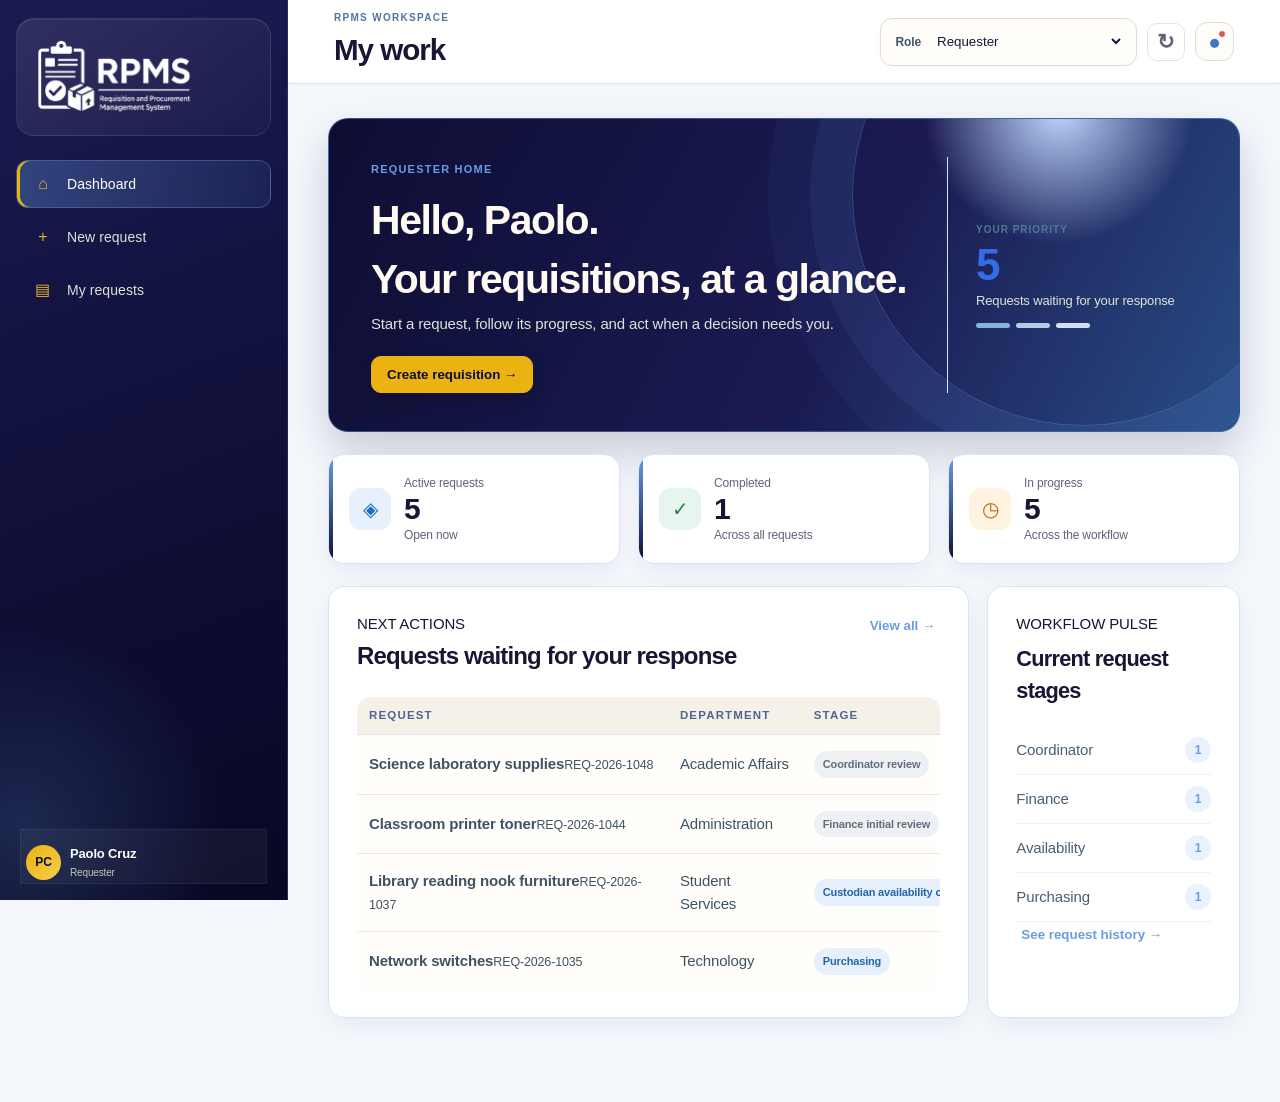
<file: index.html>
<!doctype html>
<html lang="en">
  <head>
    <meta charset="UTF-8" />
    <meta name="viewport" content="width=device-width, initial-scale=1.0" />
    <title>RPMS | Requisition &amp; Procurement Management System</title>
    <link rel="stylesheet" href="styles.css" />
    <link rel="stylesheet" href="modern.css" />
    <link rel="stylesheet" href="luxury.css" />
  </head>
  <body>
    <div class="app-shell">
      <aside class="sidebar">
        <a class="brand" href="#dashboard" aria-label="RPMS home"><img class="brand-logo" src="logo.png" alt="RPMS — Requisition and Procurement Management System" /></a>
        <nav class="main-nav" id="mainNav" aria-label="Main navigation"></nav>
        <div class="sidebar-footer">
          <div class="user-card"><span class="avatar" id="avatar">JM</span><span><strong id="userName">Jordan Martinez</strong><small id="userRole">Requester</small></span></div>
        </div>
      </aside>

      <main class="content">
        <header class="topbar">
          <button class="menu-toggle" id="menuToggle" aria-label="Open navigation">☰</button>
          <div class="page-title"><p id="eyebrow">RPMS WORKSPACE</p><h1 id="pageTitle">My work</h1></div>
          <div class="top-actions">
            <label class="role-switcher">Role <select id="roleSelect" aria-label="View system as role"></select></label>
            <button class="reset-button" id="resetDemoButton" aria-label="Reset demo data" title="Reset demo data">↻</button>
            <button class="icon-button" id="notificationButton" aria-label="Notifications">●<span class="dot"></span></button>
          </div>
        </header>
        <section class="view active" id="dashboard"></section>
        <section class="view" id="queue"></section>
        <section class="view" id="new-request"></section>
        <section class="view" id="requests"></section>
        <section class="view" id="inventory"></section>
        <section class="view" id="stock"></section>
        <section class="view" id="from-purchasing"></section>
        <section class="view" id="reports"></section>
        <section class="view" id="settings"></section>
        <section class="view" id="users"></section>
      </main>
    </div>

    <div class="modal-backdrop" id="modalBackdrop" aria-hidden="true"><section class="modal" role="dialog" aria-modal="true" aria-labelledby="modalTitle"><button class="modal-close" id="modalClose" aria-label="Close">×</button><span class="label">REQUISITION DETAILS</span><h2 id="modalTitle">Requisition</h2><div id="modalContent"></div></section></div>
    <div class="toast" id="toast" role="status"></div>
    <script src="app.js"></script>
    <script src="procurement-handoff.js"></script>
    <script src="request-units.js"></script>
    <script src="purchase-proof.js"></script>
    <script src="riso-print.js"></script>
    <script src="requester-confirmation.js"></script>
  </body>
</html>
</file>
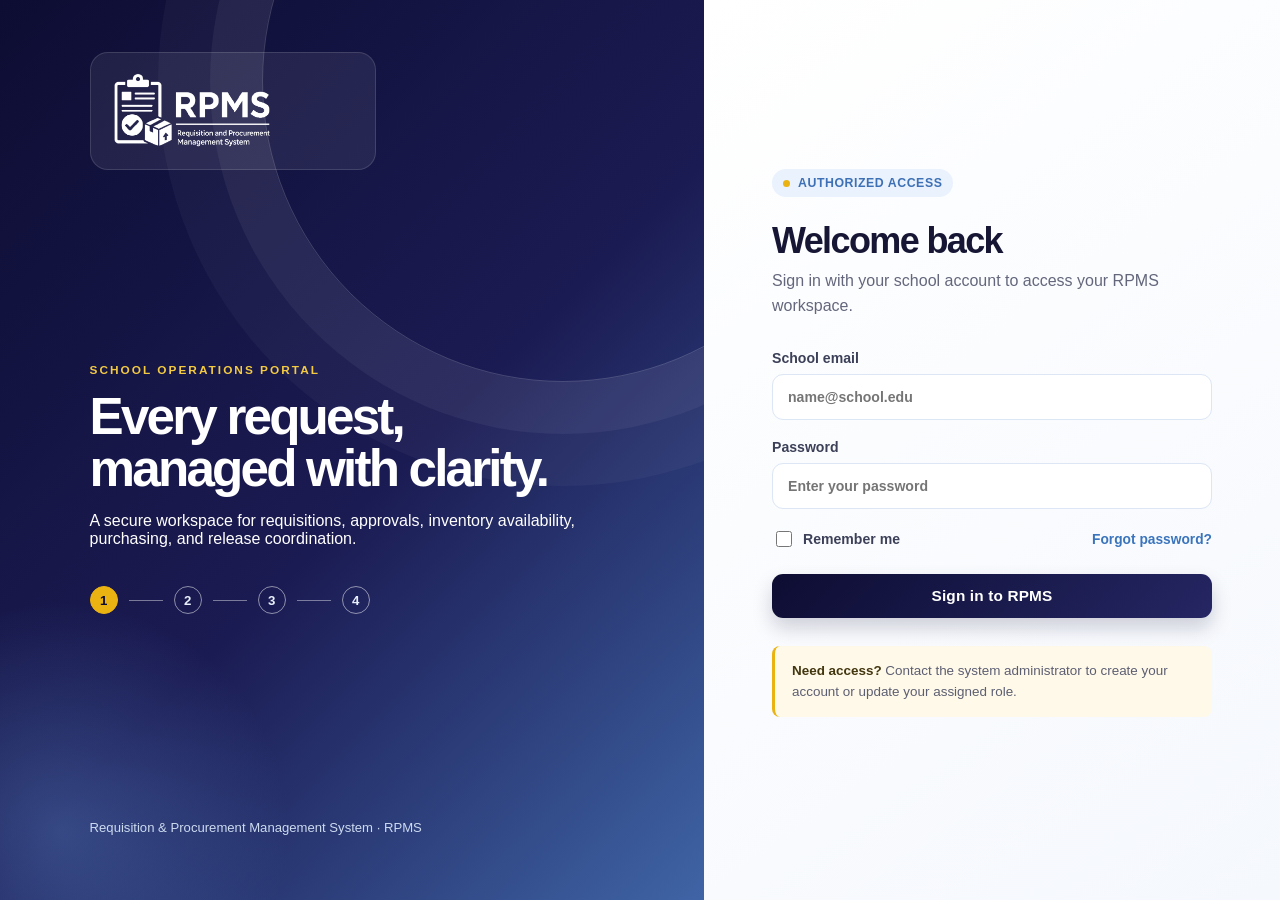
<file: login.html>
<!doctype html>
<html lang="en">
  <head>
    <meta charset="UTF-8" />
    <meta name="viewport" content="width=device-width, initial-scale=1.0" />
    <title>Sign in | RPMS</title>
    <style>
      :root { --primary:#689de1; --navy:#0d0d33; --yellow:#eab312; --white:#fff; --ink:#171735; --muted:#64677c; --line:#dce6f5; }
      * { box-sizing:border-box; }
      body { min-height:100vh; margin:0; color:var(--ink); font-family:"Aptos","Segoe UI Variable","Segoe UI",Arial,sans-serif; background:#f5f8fd; }
      .login-layout { display:grid; grid-template-columns:minmax(360px, 1.1fr) minmax(440px, .9fr); min-height:100vh; }
      .brand-panel { position:relative; display:flex; flex-direction:column; justify-content:space-between; overflow:hidden; padding:52px clamp(40px,7vw,112px); color:#fff; background:linear-gradient(135deg,#0d0d33 0%,#1b1b53 54%,#4f84c9 120%); }
      .brand-panel::before { content:""; position:absolute; top:-220px; right:-160px; width:600px; height:600px; border:1px solid rgba(255,255,255,.19); border-radius:50%; box-shadow:0 0 0 52px rgba(255,255,255,.05),0 0 0 104px rgba(255,255,255,.035); }
      .brand-panel::after { content:""; position:absolute; bottom:-170px; left:-180px; width:480px; height:480px; border-radius:50%; background:radial-gradient(circle,rgba(104,157,225,.34),transparent 67%); }
      .brand-mark, .brand-copy, .panel-footer { position:relative; z-index:1; }
      .brand-mark { width:min(286px, 100%); padding:20px; border:1px solid rgba(255,255,255,.13); border-radius:18px; background:rgba(255,255,255,.075); }
      .brand-mark img { display:block; width:100%; height:76px; object-fit:contain; object-position:left center; }
      .brand-copy { max-width:590px; margin:40px 0; }
      .eyebrow { margin:0 0 14px; color:#f3ca42; font-size:.74rem; font-weight:800; letter-spacing:.17em; }
      h1 { max-width:560px; margin:0; font-size:clamp(2.5rem,4vw,4.6rem); line-height:1.03; letter-spacing:-.055em; }
      .brand-copy > p:last-child { max-width:500px; margin:22px 0 0; color:#e4edfb; font-size:1.08rem; line-height:1.65; }
      .flow { display:flex; align-items:center; gap:11px; margin-top:38px; color:#e7effc; font-size:.83rem; font-weight:700; }
      .flow span { display:grid; width:28px; height:28px; place-items:center; border:1px solid rgba(255,255,255,.5); border-radius:50%; }
      .flow span:first-child { color:var(--navy); border-color:var(--yellow); background:var(--yellow); }
      .flow i { width:34px; height:1px; background:rgba(255,255,255,.42); }
      .panel-footer { color:#cddbf0; font-size:.82rem; }
      .login-panel { display:grid; place-items:center; padding:40px; background:linear-gradient(145deg,#fff 0%,#f5f8fd 100%); }
      .login-card { width:min(100%,440px); }
      .school-tag { display:inline-flex; align-items:center; gap:8px; padding:7px 11px; border-radius:999px; color:#3d70b4; background:#eaf2fe; font-size:.77rem; font-weight:800; letter-spacing:.045em; }
      .school-tag::before { content:""; width:7px; height:7px; border-radius:50%; background:var(--yellow); }
      h2 { margin:24px 0 8px; font-size:2.25rem; line-height:1.1; letter-spacing:-.045em; }
      .intro { margin:0 0 32px; color:var(--muted); line-height:1.55; }
      form { display:grid; gap:19px; }
      label { display:grid; gap:8px; color:#3c4058; font-size:.88rem; font-weight:750; }
      input { width:100%; padding:14px 15px; border:1px solid var(--line); border-radius:11px; outline:none; color:var(--ink); font:inherit; background:#fff; transition:border .18s, box-shadow .18s; }
      input:focus { border-color:var(--primary); box-shadow:0 0 0 4px rgba(104,157,225,.16); }
      .form-options { display:flex; align-items:center; justify-content:space-between; gap:12px; color:var(--muted); font-size:.86rem; }
      .remember { display:flex; align-items:center; gap:8px; cursor:pointer; font-weight:600; }
      .remember input { width:16px; height:16px; accent-color:var(--primary); }
      a { color:#3a74bd; text-decoration:none; font-weight:750; }
      a:hover { text-decoration:underline; }
      .sign-in { width:100%; margin-top:5px; padding:14px 18px; border:0; border-radius:11px; color:#fff; font:800 .96rem/1 "Aptos","Segoe UI",sans-serif; letter-spacing:.01em; background:linear-gradient(135deg,#0d0d33,#252663); box-shadow:0 10px 20px rgba(13,13,51,.18); cursor:pointer; }
      .sign-in:hover { background:linear-gradient(135deg,#1b1b53,#345b9a); }
      .help { margin-top:28px; padding:15px 17px; border-left:3px solid var(--yellow); border-radius:8px; color:#5c5e72; background:#fff9e9; font-size:.84rem; line-height:1.55; }
      .help strong { color:#42360f; }
      @media (max-width:800px) { .login-layout { grid-template-columns:1fr; } .brand-panel { min-height:380px; padding:32px 28px; } .brand-copy { margin:32px 0; } .panel-footer { display:none; } .login-panel { padding:44px 26px; } }
    </style>
  </head>
  <body>
    <main class="login-layout">
      <section class="brand-panel" aria-label="RPMS introduction">
        <div class="brand-mark"><img src="logo.png" alt="RPMS — Requisition and Procurement Management System" /></div>
        <div class="brand-copy">
          <p class="eyebrow">SCHOOL OPERATIONS PORTAL</p>
          <h1>Every request, managed with clarity.</h1>
          <p>A secure workspace for requisitions, approvals, inventory availability, purchasing, and release coordination.</p>
          <div class="flow" aria-label="Workflow overview"><span>1</span><i></i><span>2</span><i></i><span>3</span><i></i><span>4</span></div>
        </div>
        <p class="panel-footer">Requisition &amp; Procurement Management System · RPMS</p>
      </section>
      <section class="login-panel">
        <div class="login-card">
          <span class="school-tag">AUTHORIZED ACCESS</span>
          <h2>Welcome back</h2>
          <p class="intro">Sign in with your school account to access your RPMS workspace.</p>
          <form aria-label="Sign in form">
            <label>School email<input type="email" placeholder="name@school.edu" /></label>
            <label>Password<input type="password" placeholder="Enter your password" /></label>
            <div class="form-options"><label class="remember"><input type="checkbox" /> Remember me</label><a href="#">Forgot password?</a></div>
            <button class="sign-in" type="button">Sign in to RPMS</button>
          </form>
          <p class="help"><strong>Need access?</strong> Contact the system administrator to create your account or update your assigned role.</p>
        </div>
      </section>
    </main>
  </body>
</html>
</file>
<file: styles.css>
:root{--navy:#173351;--blue:#2468b0;--blue-pale:#e8f1fc;--ink:#182b3c;--muted:#657487;--line:#dfe6ed;--bg:#f6f8fb;--card:#fff;--green:#26885b;--amber:#b86c10;--red:#b6464a;--shadow:0 8px 25px rgba(18,45,74,.08)}*{box-sizing:border-box}body{margin:0;background:var(--bg);color:var(--ink);font:15px/1.5 Inter,ui-sans-serif,system-ui,-apple-system,"Segoe UI",sans-serif}.app-shell{min-height:100vh;display:flex}.sidebar{width:258px;background:var(--navy);color:#dce9f5;padding:25px 16px;display:flex;flex-direction:column;position:fixed;inset:0 auto 0 0}.brand{display:flex;align-items:center;gap:11px;color:#fff;text-decoration:none;font-size:15px;line-height:1.05;padding:0 10px 31px}.brand strong{font-size:17px}.brand-mark{width:37px;height:37px;display:grid;place-items:center;border-radius:10px;background:#4f8ed1;font-weight:800;font-size:13px}.main-nav{display:grid;gap:5px}.nav-link{width:100%;border:0;background:transparent;color:#c9d8e8;text-align:left;padding:11px 12px;border-radius:8px;font:inherit;cursor:pointer;display:flex;align-items:center;gap:12px}.nav-link span{font-size:20px;width:20px;text-align:center}.nav-link:hover,.nav-link.active{background:rgba(255,255,255,.12);color:#fff}.nav-link b{margin-left:auto;background:#e6a23c;color:#2f2719;border-radius:99px;padding:1px 7px;font-size:12px}.sidebar-footer{margin-top:auto}.user-card{border-top:1px solid rgba(255,255,255,.16);margin-top:13px;padding:18px 8px 0;display:flex;align-items:center;gap:9px;font-size:12px}.user-card strong{color:white;display:block;font-size:13px}.user-card small{color:#afc0d3}.avatar{width:35px;height:35px;border-radius:50%;background:#97b8d8;color:#173351;display:grid;place-items:center;font-weight:800}.more-button{margin-left:auto;border:0;background:transparent;color:white;font-size:20px;cursor:pointer}.content{margin-left:258px;width:calc(100% - 258px);padding-bottom:50px}.topbar{height:100px;background:#fff;border-bottom:1px solid var(--line);padding:20px 44px;display:flex;align-items:center;justify-content:space-between}.page-title p,.eyebrow{margin:0;color:var(--blue);font-size:11px;letter-spacing:.1em;font-weight:800}.page-title h1{font-size:23px;margin:3px 0 0}.top-actions{display:flex;align-items:center;gap:14px}.icon-button{position:relative;background:white;border:1px solid var(--line);border-radius:8px;height:39px;width:39px;font-size:21px;color:var(--navy);cursor:pointer}.dot{position:absolute;width:8px;height:8px;background:#db565a;border-radius:50%;top:7px;right:7px;border:1px solid white}.primary-button,.secondary-button{border-radius:8px;padding:10px 15px;border:1px solid var(--blue);font:600 14px inherit;cursor:pointer;transition:.2s}.primary-button{background:var(--blue);color:#fff}.primary-button:hover{background:#185993}.secondary-button{background:#fff;color:var(--blue)}.secondary-button:hover{background:var(--blue-pale)}.menu-toggle{display:none}.view{display:none;padding:38px 44px;max-width:1440px;margin:auto}.view.active{display:block}.welcome-panel{background:linear-gradient(104deg,#dbeaf9,#f3f8fd);border:1px solid #cedfee;border-radius:14px;padding:32px 36px;display:flex;justify-content:space-between;gap:32px;align-items:center}.welcome-panel h2{font-size:28px;margin:7px 0}.welcome-panel p{color:#44576c;max-width:520px;margin:0 0 19px}.workflow-mini{display:flex;align-items:center;min-width:290px}.workflow-mini i{height:2px;background:#b7ccdf;flex:1}.mini-step{display:grid;place-items:center;color:#5e7995;gap:5px}.mini-step span{width:29px;height:29px;background:#fff;border:2px solid #aebfd0;border-radius:50%;display:grid;place-items:center;font-weight:800}.mini-step.complete span{background:var(--blue);border-color:var(--blue);color:white}.mini-step small{font-size:10px;font-weight:700}.stat-grid{display:grid;grid-template-columns:repeat(3,1fr);gap:17px;margin:25px 0}.stat-card,.card{background:var(--card);border:1px solid var(--line);box-shadow:var(--shadow);border-radius:11px}.stat-card{padding:22px;display:flex;gap:15px;align-items:center}.stat-icon{width:47px;height:47px;display:grid;place-items:center;border-radius:10px;font-size:23px}.stat-icon.blue{color:#1f6fbd;background:#e7f1fd}.stat-icon.amber{color:#b96e10;background:#fff2df}.stat-icon.green{color:#28845b;background:#e6f5ee}.stat-card small{color:var(--muted);display:block}.stat-card strong{font-size:27px;line-height:1.2}.stat-card p{font-size:12px;color:var(--muted);margin:2px 0 0}.stat-card em{font-style:normal;color:var(--green);font-weight:700}.card{padding:25px}.section-heading{display:flex;justify-content:space-between;align-items:flex-start;margin-bottom:21px}.section-heading h2{margin:2px 0;font-size:24px}.section-heading p{color:var(--muted);margin:0}.section-heading .eyebrow{color:var(--blue)}.text-button{border:0;background:transparent;color:var(--blue);font-weight:700;cursor:pointer;padding:5px}.table-wrap{overflow:auto}table{border-collapse:collapse;width:100%;min-width:700px;text-align:left}th{font-size:11px;color:#667789;letter-spacing:.06em;text-transform:uppercase;padding:0 12px 12px;border-bottom:1px solid var(--line)}td{padding:15px 12px;border-bottom:1px solid #edf1f5;color:#405266}tbody tr:last-child td{border-bottom:0}.request-name{font-weight:700;color:#203b55;display:block}.request-id{display:block;color:#8392a2;font-size:12px}.status-pill{display:inline-flex;padding:4px 9px;border-radius:99px;font-size:11px;font-weight:800;white-space:nowrap}.status-pill.info{background:#e5f0fc;color:#2365a7}.status-pill.warning{background:#fff0db;color:#ad670e}.status-pill.success{background:#e4f5ed;color:#217c52}.status-pill.neutral{background:#eef1f4;color:#5f6d7b}.status-pill.danger{background:#fbe7e8;color:#a63b40}.row-action{border:0;color:var(--blue);background:transparent;font-weight:700;cursor:pointer}.request-form{display:grid;gap:18px}.form-section{padding:26px}.form-section h3{margin:0 0 17px;font-size:17px}.form-section-title{display:flex;align-items:flex-start;justify-content:space-between}.form-section-title p{margin:-13px 0 18px;color:var(--muted);font-size:13px}.form-grid{display:grid;grid-template-columns:repeat(2,1fr);gap:16px}label{display:grid;gap:6px;color:#41566a;font-size:13px;font-weight:700}input,select,textarea{font:14px inherit;color:var(--ink);background:#fff;border:1px solid #cfd9e3;border-radius:7px;padding:10px 11px;width:100%}input:focus,select:focus,textarea:focus{outline:3px solid #d7e8fa;border-color:#6a9dce}textarea{resize:vertical;margin-top:17px}.item-list{display:grid;gap:10px}.item-row{display:grid;grid-template-columns:2fr .8fr 1fr 36px;gap:10px;align-items:end;padding:12px;background:#f7f9fc;border:1px solid #e7edf4;border-radius:8px}.remove-item{height:39px;border:0;background:transparent;color:#9da9b5;font-size:20px;cursor:pointer}.estimated-total{text-align:right;padding-top:17px;color:var(--muted)}.estimated-total strong{font-size:19px;color:var(--ink);margin-left:8px}.notice{background:#edf5fc;border-color:#d7e8f7;box-shadow:none;color:#39526b;display:flex;gap:12px;padding:16px 18px}.notice span{flex:0 0 22px;height:22px;border-radius:50%;display:grid;place-items:center;background:#5b94c8;color:#fff;font-weight:800}.notice p{margin:0;font-size:13px}.form-actions{display:flex;justify-content:flex-end;gap:12px}.filter-row{display:flex;gap:16px;align-items:end;border-bottom:1px solid var(--line);padding-bottom:19px;margin-bottom:7px}.filter-row label{width:min(360px,100%)}.filter-row select{width:185px}.approval-layout{display:grid;grid-template-columns:minmax(0,1.7fr) minmax(260px,.7fr);gap:18px}.queue-item{padding:20px 0;border-bottom:1px solid var(--line)}.queue-item:first-child{padding-top:0}.queue-item:last-child{border-bottom:0;padding-bottom:0}.queue-meta{display:flex;gap:10px;color:var(--muted);font-size:12px;margin-top:4px}.queue-item p{margin:12px 0;color:#516477}.queue-actions{display:flex;gap:9px}.approve{background:var(--green);border-color:var(--green)}.reject{border-color:#d08c90;color:var(--red)}.workflow-card h3{margin-top:0}.workflow-card ol{margin:20px 0;padding:0;list-style:none;counter-reset:workflow}.workflow-card li{counter-increment:workflow;padding:0 0 21px 42px;position:relative}.workflow-card li:before{content:counter(workflow);position:absolute;left:0;width:27px;height:27px;border-radius:50%;display:grid;place-items:center;background:var(--blue-pale);color:var(--blue);font-weight:800}.workflow-card li:not(:last-child):after{content:"";position:absolute;left:13px;top:30px;height:25px;border-left:2px solid #d7e2ed}.workflow-card b,.workflow-card span{display:block}.workflow-card span,.muted{color:var(--muted);font-size:13px}.inventory-summary{display:flex;gap:9px;margin-bottom:20px}.availability-select{padding:6px;font-size:12px}.report-grid{display:grid;grid-template-columns:repeat(3,1fr);gap:18px}.report-grid h3{margin-top:0}.report-highlight{background:var(--navy);color:white}.report-highlight strong{font-size:31px;display:block;margin:7px 0}.report-highlight p{color:#c5d7e8;margin:0}.report-highlight .label{color:#91bce5}.bar-list{display:grid;gap:15px}.bar-list div{display:grid;grid-template-columns:1fr 130px;gap:12px;align-items:center;font-size:13px}.bar-list b{width:25px!important;height:25px;background:linear-gradient(90deg,#2f78c1,#7db0e3);border-radius:4px;color:white;padding:3px 9px}.metric{display:grid;gap:1px;margin:17px 0}.metric strong{font-size:29px;color:var(--blue)}.modal-backdrop{position:fixed;inset:0;background:rgba(15,31,47,.45);padding:24px;display:none;align-items:center;justify-content:center;z-index:4}.modal-backdrop.open{display:flex}.modal{position:relative;background:white;border-radius:12px;max-width:620px;width:100%;padding:30px;box-shadow:0 20px 50px rgba(10,26,40,.25)}.modal h2{margin:5px 0 17px}.modal-close{position:absolute;right:18px;top:14px;border:0;background:transparent;color:#597086;font-size:28px;cursor:pointer}.modal-detail{display:grid;gap:10px}.modal-detail div{display:flex;justify-content:space-between;border-bottom:1px solid var(--line);padding-bottom:9px}.toast{position:fixed;bottom:25px;right:25px;background:#173351;color:#fff;border-radius:8px;padding:13px 17px;box-shadow:var(--shadow);transform:translateY(100px);opacity:0;transition:.25s;z-index:5}.toast.show{transform:translateY(0);opacity:1}@media(max-width:900px){.sidebar{width:72px;padding:18px 10px}.brand{padding:0 8px 25px}.brand>span:last-child,.nav-link:not(.active)::after,.nav-link b,.user-card>span:not(.avatar),.more-button{display:none}.nav-link{justify-content:center;padding:12px}.sidebar-footer .nav-link{display:none}.user-card{justify-content:center;padding:15px 0}.content{margin-left:72px;width:calc(100% - 72px)}.topbar,.view{padding-left:28px;padding-right:28px}.workflow-mini{display:none}.report-grid{grid-template-columns:1fr}.approval-layout{grid-template-columns:1fr}}@media(max-width:620px){.sidebar{transform:translateX(-100%);transition:.2s;width:250px;z-index:3}.sidebar.open{transform:translateX(0)}.sidebar .brand>span:last-child,.sidebar .user-card>span:not(.avatar),.sidebar .more-button{display:block}.sidebar .nav-link{justify-content:flex-start}.content{width:100%;margin-left:0}.menu-toggle{display:block;border:0;background:transparent;font-size:22px;color:var(--navy);padding:6px}.topbar{height:auto;min-height:80px;padding:15px 18px}.page-title p{display:none}.page-title h1{font-size:18px}.top-actions .primary-button{display:none}.view{padding:25px 18px}.welcome-panel{padding:24px;display:block}.welcome-panel h2{font-size:24px}.stat-grid,.form-grid{grid-template-columns:1fr}.stat-grid{gap:10px}.card{padding:18px}.item-row{grid-template-columns:1fr 1fr 36px}.item-row label:first-child{grid-column:span 2}.filter-row{display:grid}.filter-row select{width:100%}.section-heading h2{font-size:21px}.inventory-summary{flex-wrap:wrap}}
/* Role-based workflow additions */
.danger-button{border-radius:8px;padding:10px 15px;border:1px solid #d08c90;background:#fff;color:var(--red);font:600 14px inherit;cursor:pointer}.danger-button:hover{background:#fbe7e8}.role-switcher{display:flex;align-items:center;gap:8px;font-size:12px;white-space:nowrap}.role-switcher select{width:205px;padding:8px}.availability-card{display:grid;gap:18px;margin-bottom:18px}.detail-grid{display:grid;grid-template-columns:1fr 1fr;gap:10px;margin:12px 0 24px}.detail-grid div{display:grid;gap:2px;border-bottom:1px solid var(--line);padding-bottom:8px}.detail-grid span,.timeline span{font-size:12px;color:var(--muted)}.modal h3{font-size:15px;margin:22px 0 10px}.timeline{list-style:none;padding:0;margin:0}.timeline li{border-left:2px solid #d7e5f3;padding:0 0 14px 13px;display:grid;gap:2px}.decision-box{margin-top:18px;background:#eef6ff;padding:16px;border:1px solid #cfe1f5;border-radius:8px}.decision-box p{color:#516477;font-size:13px}.decision-box .secondary-button{margin-left:8px}@media(max-width:620px){.role-switcher{display:none}.detail-grid{grid-template-columns:1fr}.queue-actions{flex-wrap:wrap}.decision-box .secondary-button{margin:8px 0 0}}
.reset-button{height:38px;width:38px;border:1px solid var(--line);border-radius:8px;background:#fff;color:var(--muted);font-size:21px;line-height:1;cursor:pointer}.reset-button:hover{background:var(--blue-pale);color:var(--blue)}
.settings-layout{display:grid;gap:18px;max-width:920px}.settings-layout .card{padding:0}.settings-layout>.card>h3{margin:0;padding:21px 24px;border-bottom:1px solid var(--line)}.setting-row{padding:19px 24px;border-bottom:1px solid #edf1f5;display:flex;align-items:center;justify-content:space-between;gap:22px}.setting-row:last-child{border-bottom:0}.setting-row h3{font-size:15px;margin:0 0 3px}.setting-row p{margin:0;color:var(--muted);font-size:13px;max-width:620px}.switch{position:relative;display:inline-block;width:45px;height:25px;flex:0 0 auto}.switch input{opacity:0;width:0;height:0}.switch span{position:absolute;inset:0;border-radius:99px;background:#c6d0da;cursor:pointer;transition:.2s}.switch span:before{content:"";position:absolute;width:19px;height:19px;left:3px;top:3px;background:#fff;border-radius:50%;transition:.2s;box-shadow:0 1px 3px #0003}.switch input:checked+span{background:var(--green)}.switch input:checked+span:before{transform:translateX(20px)}.static{background:#fbfcfe}
.sms-fields{display:grid;grid-template-columns:repeat(2,minmax(0,1fr));gap:16px;padding:22px 24px}.sms-field{font-size:13px;color:#41566a;font-weight:700}.sms-field input,.sms-field select{margin-top:6px}.settings-note{margin:0;padding:0 24px 22px;color:var(--muted);font-size:12px}@media(max-width:620px){.sms-fields{grid-template-columns:1fr}}
.paper-details{grid-template-columns:repeat(3,1fr)}.riso-options{display:none;margin-top:20px;padding:18px;background:#edf5fc;border:1px solid #d7e8f7;border-radius:8px}.riso-options.show{display:block}.riso-options h3{margin:0 0 14px}.riso-summary{padding:12px 14px;background:#edf5fc;border-radius:7px;font-size:13px}@media(max-width:760px){.paper-details{grid-template-columns:1fr}}
.procurement-stock{display:grid;gap:9px;margin-top:16px;padding:14px;background:#f7f9fc;border:1px solid #e2eaf2;border-radius:8px}.procurement-stock>strong{font-size:13px}.procurement-stock label{display:grid;grid-template-columns:minmax(160px,1fr) 120px 100px;gap:12px;align-items:center;font-size:13px}.procurement-stock label span{color:var(--muted);font-weight:400}.procurement-stock input{padding:7px 9px}@media(max-width:620px){.procurement-stock label{grid-template-columns:1fr}.procurement-stock input{width:100%}}
.stock-form{display:grid;grid-template-columns:2fr 1.5fr .8fr 1fr auto;gap:12px;align-items:end;padding-bottom:22px;margin-bottom:8px;border-bottom:1px solid var(--line)}.stock-form label{font-size:13px}.inventory-manager input{min-width:95px}.inventory-manager td{padding:10px 8px}@media(max-width:800px){.stock-form{grid-template-columns:1fr 1fr}.stock-form button{grid-column:span 2}}@media(max-width:520px){.stock-form{grid-template-columns:1fr}.stock-form button{grid-column:auto}}
.inventory-actions{display:flex;gap:7px;align-items:center}.stock-plus{width:34px;height:34px;padding:0;border:1px solid var(--blue);border-radius:7px;background:var(--blue-pale);color:var(--blue);font-size:22px;line-height:1;cursor:pointer}.stock-plus:hover{background:var(--blue);color:#fff}.restock-row td{padding:0!important;border:0}.restock-panel{max-height:0;overflow:hidden;display:grid;grid-template-columns:1fr auto;gap:18px;align-items:end;background:#eef6ff;transition:max-height .25s ease,padding .25s ease}.restock-row.open .restock-panel{max-height:180px;padding:17px}.restock-panel strong{font-size:14px}.restock-panel p{margin:3px 0 0;color:var(--muted);font-size:13px}.restock-form{display:flex;gap:9px;align-items:end}.restock-form label{font-size:12px;min-width:120px}.restock-form input{margin-top:4px;padding:8px}@media(max-width:700px){.restock-panel{grid-template-columns:1fr}.restock-form{flex-wrap:wrap}}
.availability-plus{margin-left:8px;vertical-align:middle}.availability-restock{display:none;grid-template-columns:1fr auto;gap:18px;align-items:end;margin-top:12px;padding:17px;border:1px solid #d7e8f7;border-radius:9px;background:#eef6ff}.availability-restock.open{display:grid;animation:slideDown .2s ease-out}.availability-restock strong{font-size:14px}.availability-restock p{margin:3px 0 0;color:var(--muted);font-size:13px}.availability-restock-form{display:flex;gap:9px;align-items:end}.availability-restock-form label{font-size:12px;min-width:120px}.availability-restock-form input{margin-top:4px;padding:8px}@keyframes slideDown{from{opacity:0;transform:translateY(-6px)}to{opacity:1;transform:translateY(0)}}@media(max-width:700px){.availability-restock{grid-template-columns:1fr}.availability-restock-form{flex-wrap:wrap}}
.green-button{border:1px solid var(--green);border-radius:9px;padding:10px 15px;background:var(--green);color:#fff;font:600 14px inherit;cursor:pointer;box-shadow:0 5px 12px rgba(21,155,107,.22)}.green-button:hover{background:#107d57}.release-items{display:grid;gap:8px;margin-top:16px;padding:14px;border:1px solid #dcefe5;border-radius:9px;background:#f5fbf8}.release-items>strong{font-size:13px;color:#266d50}.release-items>div{display:flex;align-items:center;justify-content:space-between;gap:12px;padding:7px 0;border-bottom:1px solid #e4f1ea}.release-items>div:last-child{border-bottom:0}.release-items small{display:inline;color:var(--muted);margin-left:5px}
.role-hero{display:grid;grid-template-columns:minmax(0,1.55fr) minmax(250px,.65fr);gap:28px;padding:31px 36px;border:1px solid #c8dced;border-radius:15px;background:linear-gradient(115deg,#d9e9f9,#f7fbff)}.role-kicker{color:var(--blue);font-size:11px;letter-spacing:.11em;font-weight:800}.role-hero h2{font-size:19px;margin:10px 0 0}.role-hero h3{font-size:29px;line-height:1.18;margin:4px 0 10px}.role-hero p{max-width:600px;color:#496177;margin:0 0 20px}.hero-priority{border-left:1px solid #bdd4e9;padding:8px 0 8px 28px;display:grid;align-content:center}.hero-priority>span{font-size:10px;letter-spacing:.1em;color:#527796;font-weight:800}.hero-priority strong{font-size:44px;line-height:1.05;color:var(--navy);margin-top:5px}.hero-priority p{font-size:13px;margin:3px 0 13px}.priority-line{display:flex;gap:6px}.priority-line i{display:block;height:5px;width:34px;border-radius:99px;background:#82b2df}.priority-line i:nth-child(2){background:#b4cee6}.priority-line i:nth-child(3){background:#d2e0ed}.role-metrics{display:grid;grid-template-columns:repeat(3,1fr);gap:17px;margin:24px 0}.metric-card{background:#fff;border:1px solid var(--line);box-shadow:var(--shadow);border-radius:11px;padding:20px;display:flex;gap:13px;align-items:center}.metric-card small,.metric-card p{display:block;margin:0;color:var(--muted);font-size:12px}.metric-card strong{font-size:28px;line-height:1.15}.metric-icon{width:42px;height:42px;display:grid;place-items:center;border-radius:10px;font-size:20px}.metric-icon.blue{background:#e7f1fd;color:#1f6fbd}.metric-icon.green{background:#e6f5ee;color:#28845b}.metric-icon.amber{background:#fff2df;color:#b96e10}.dashboard-columns{display:grid;grid-template-columns:minmax(0,1.65fr) minmax(250px,.65fr);gap:18px}.focus-card,.workflow-pulse{padding:24px}.workflow-pulse h3{margin:7px 0 18px;font-size:18px}.pulse-row{display:flex;justify-content:space-between;align-items:center;padding:11px 0;border-bottom:1px solid #edf1f5;color:#4b6074}.pulse-row b{display:grid;place-items:center;min-width:26px;height:26px;border-radius:50%;background:var(--blue-pale);color:var(--blue);font-size:12px}@media(max-width:850px){.role-hero,.dashboard-columns{grid-template-columns:1fr}.hero-priority{border-left:0;border-top:1px solid #bdd4e9;padding:19px 0 0}.role-metrics{grid-template-columns:1fr}.role-hero h3{font-size:25px}}@media(max-width:620px){.role-hero{padding:24px}.role-hero h3{font-size:23px}.metric-card{padding:16px}}
</file>
<file: modern.css>
:root{--navy:#111c33;--blue:#356ce6;--blue-pale:#edf3ff;--ink:#172033;--muted:#6b7280;--line:#e7eaf0;--bg:#f5f7fb;--card:#fff;--green:#159b6b;--amber:#c77b18;--red:#d34d62;--shadow:0 10px 28px rgba(23,32,51,.055)}
body{background:var(--bg);letter-spacing:-.01em}.sidebar{width:272px;padding:18px 14px;background:linear-gradient(180deg,#101c34 0%,#162844 100%);border-right:1px solid #233a5c}.brand{margin:2px 4px 22px;padding:13px 10px;gap:12px;border-radius:14px;background:rgba(255,255,255,.055)}.brand-mark{width:42px;height:42px;border-radius:12px;background:linear-gradient(135deg,#598df3,#356ce6);font-size:12px;box-shadow:0 6px 15px #0003}.brand strong{font-size:16px;letter-spacing:-.03em}.brand small{display:block;margin-top:4px;font-size:9px;line-height:1.3;color:#afc2de;letter-spacing:.02em}.main-nav{gap:5px}.nav-link{padding:12px 13px;border-radius:10px;font-size:14px;color:#b6c5da}.nav-link span{font-size:16px}.nav-link:hover{background:rgba(255,255,255,.075);color:#fff}.nav-link.active{background:linear-gradient(90deg,rgba(87,139,241,.28),rgba(87,139,241,.13));box-shadow:inset 3px 0 #6f9cff;color:#fff}.nav-link b{background:#76a1ff;color:#132341;box-shadow:0 2px 6px #0003}.sidebar-footer{padding:0 4px}.sidebar-footer .nav-link{border-top:1px solid rgba(255,255,255,.11);border-radius:0;margin-bottom:6px}.user-card{padding:14px 5px 2px;border-top:1px solid rgba(255,255,255,.11)}.avatar{background:linear-gradient(135deg,#c7dcff,#6ea0f8);color:#183053}
.content{margin-left:272px;width:calc(100% - 272px)}.topbar{height:84px;padding:16px 40px;background:rgba(255,255,255,.92);backdrop-filter:blur(12px);position:sticky;top:0;z-index:2}.page-title p,.eyebrow{color:#54749e;font-size:10px;letter-spacing:.13em}.page-title h1{font-size:25px;letter-spacing:-.04em}.top-actions{gap:10px}.role-switcher{padding:7px 8px 7px 12px;border:1px solid var(--line);border-radius:10px;background:#fff}.role-switcher select{width:195px;border:0;padding:3px 4px;background:transparent}.reset-button,.icon-button{border-radius:10px;border-color:var(--line);box-shadow:none}.view{max-width:1520px;padding:34px 40px}.card,.stat-card{border-color:var(--line);box-shadow:var(--shadow);border-radius:14px}.primary-button{border-color:#356ce6;background:#356ce6;border-radius:9px;box-shadow:0 5px 12px #356ce62b}.secondary-button{border-radius:9px}th{padding-bottom: 10px; padding-top: 10px;}td{padding:16px 12px}.status-pill{padding:5px 9px}.form-section{border-radius:14px}.form-section h3{font-size:18px}.request-form{gap:20px}.settings-layout{max-width:1000px}.modal{border-radius:18px}.toast{border-radius:11px;background:#182b47}.stock-plus{border-radius:9px}
.role-hero{position:relative;overflow:hidden;padding:34px 38px;border:1px solid #dbe5f7;border-radius:18px;background:linear-gradient(118deg,#eef5ff,#f9fbff 66%,#e8f0ff)}.role-hero:after{content:"";position:absolute;width:280px;height:280px;right:-115px;top:-150px;border-radius:50%;background:radial-gradient(circle,#c0d7ff 0%,rgba(192,215,255,0) 68%)}.role-hero>div,.hero-priority{position:relative;z-index:1}.role-hero h2{font-size:17px;color:#52657f;font-weight:600}.role-hero h3{font-size:32px;max-width:610px;color:#172a49}.hero-priority{border-left:1px solid #d5e1f4}.hero-priority strong{color:#356ce6}.role-metrics{gap:18px;margin:22px 0}.metric-card{padding:19px 20px;border-radius:14px}.metric-card strong{font-size:30px}.metric-icon{border-radius:12px}.focus-card,.workflow-pulse{border-radius:14px;padding:25px}.workflow-pulse{background:linear-gradient(160deg,#fff,#f7faff)}
@media(max-width:900px){.sidebar{width:78px}.content{margin-left:78px;width:calc(100% - 78px)}.brand{padding:8px}.brand-mark{width:38px;height:38px}.topbar,.view{padding-left:28px;padding-right:28px}}@media(max-width:620px){.sidebar{width:272px}.content{width:100%;margin-left:0}.topbar{padding:14px 18px}.view{padding:24px 18px}.role-switcher{display:none}}
.brand{gap:0}.brand-logo{display:block;width:100%;height:80px;object-fit:contain;object-position:left center}@media(max-width:900px){.brand-logo{width:42px;height:42px;object-fit:cover;object-position:left}}@media(max-width:620px){.brand-logo{width:100%;height:62px;object-fit:contain;object-position:left center}}
</file>
<file: luxury.css>
/* RPMS Signature Edition — visual layer only; workflow behaviour remains in app.js */
:root {
  --blue: #689de1;
  --blue-strong: #3f78c1;
  --blue-pale: #eaf2fe;
  --navy: #0d0d33;
  --navy-2: #1b1b53;
  --ink: #171735;
  --muted: #60637a;
  --line: #dbe4f3;
  --canvas: #f4f7fc;
  --panel: #ffffff;
  --green: #34745f;
  --green-pale: #e4f0e9;
  --amber: #eab312;
  --amber-pale: #fff5d7;
  --red: #b94e5b;
  --red-pale: #f9e6e9;
  --shadow: 0 18px 44px rgba(13, 13, 51, .09);
  --shadow-soft: 0 8px 24px rgba(13, 13, 51, .055);
}

* { scrollbar-color: #689de1 transparent; }
body { background: var(--canvas); color: var(--ink); font-family: "Aptos", "Segoe UI Variable", "Segoe UI", Arial, sans-serif; }
body::selection { background: #e5d0a7; color: #151c17; }
.app-shell { background: var(--canvas); }

/* Navigation becomes a refined, hotel-lobby-like rail. */
.sidebar {
  width: 288px;
  padding: 18px 16px 16px;
  background:
    radial-gradient(circle at 24px 92%, rgba(104, 157, 225, .20), transparent 23%),
    linear-gradient(160deg, #1b1b53 0%, #0d0d33 66%, #080824 100%);
  border-right: 1px solid rgba(255,255,255, .08);
}
.brand {
  min-height: 118px;
  margin: 0 0 24px;
  padding: 18px;
  border: 1px solid rgba(255,255,255,.09);
  border-radius: 18px;
  background: linear-gradient(135deg, rgba(255,255,255,.095), rgba(255,255,255,.025));
  box-shadow: inset 0 1px 0 rgba(255,255,255,.08);
}
.brand-logo { width: 100%; height: 74px; object-fit: contain; object-position: left center; }
.main-nav { gap: 5px; }
.nav-link {
  min-height: 48px;
  padding: 0 14px;
  border: 1px solid transparent;
  border-radius: 12px;
  color: #dce1d8;
  letter-spacing: .005em;
}
.nav-link .nav-icon { width: 24px; color: #eab312; filter: saturate(.9); }
.nav-link:hover { color: #fffaf0; background: rgba(255,255,255,.07); }
.nav-link.active {
  color: #fffdf8;
  border-color: rgba(104, 157, 225, .34);
  background: linear-gradient(90deg, rgba(104, 157, 225, .34), rgba(104, 157, 225, .10));
  box-shadow: inset 3px 0 #eab312;
}
.nav-count { color: #0d0d33; background: #eab312; box-shadow: 0 2px 7px rgba(0,0,0,.2); }
.sidebar-footer { border-top-color: rgba(255,255,255,.1); }
.user-card { color: #eff0e9; background: rgba(255,255,255,.045); border: 1px solid rgba(255,255,255,.055); }
.user-card small { color: #c1c8bd; }
.avatar { background: linear-gradient(135deg, #eab312, #f5ce4d); color: #0d0d33; }

/* Frame and header */
.content { margin-left: 288px; min-height: 100vh; background: var(--canvas); }
.topbar {
  min-height: 82px;
  padding: 0 46px;
  border-bottom: 1px solid var(--line);
  background: rgba(255,255,255,.92);
  box-shadow: 0 2px 12px rgba(13,13,51,.025);
  backdrop-filter: blur(14px);
}
.topbar h1, .page-title, h1, h2, h3 { color: var(--ink); font-family: "Aptos Display", "Segoe UI Variable Display", "Aptos", "Segoe UI", Arial, sans-serif; font-weight: 750; letter-spacing: -.035em; }
.topbar h1 { font-size: 1.85rem; }
.eyebrow, .section-eyebrow { color: var(--blue-strong); letter-spacing: .14em; font-weight: 800; }
.role-switcher {
  min-height: 48px;
  padding: 0 12px 0 15px;
  border-color: #e3dbce;
  border-radius: 12px;
  background: #fffdf9;
  box-shadow: 0 2px 7px rgba(31,41,33,.025);
}
.role-switcher label { color: #5a625b; }
select, input, textarea { border-color: #ddd6cb !important; background: #fffefb !important; color: var(--ink) !important; }
select:focus, input:focus, textarea:focus { border-color: #689de1 !important; box-shadow: 0 0 0 3px rgba(104,157,225,.18) !important; }
.icon-button, .clear-button {
  border-color: #e3dbce;
  background: #fffdf9;
  color: #3f78c1;
  border-radius: 12px;
}
.icon-button:hover, .clear-button:hover { color: #0d0d33; border-color: #689de1; background: #f5f9ff; }

/* Spacious content, editorial headings, and a signature hero. */
.page { max-width: 1540px; padding: 38px 46px 56px; }
.page-header { margin-bottom: 28px; }
.page-header h2 { font-size: clamp(2rem, 3vw, 2.55rem); line-height: 1.05; }
.page-header p { color: var(--muted); font-size: 1rem; }
.role-hero {
  position: relative;
  isolation: isolate;
  overflow: hidden;
  min-height: 236px;
  padding: 38px 42px;
  border: 1px solid rgba(104, 157, 225, .44);
  border-radius: 20px;
  color: #faf7ef;
  background: linear-gradient(118deg, #0d0d33 0%, #1b1b53 58%, #294d85 100%);
  box-shadow: 0 20px 44px rgba(13,13,51,.18);
}
.role-hero::before {
  content: "";
  position: absolute;
  z-index: -1;
  top: -155px;
  right: -75px;
  width: 460px;
  height: 460px;
  border: 1px solid rgba(104, 157, 225, .35);
  border-radius: 50%;
  box-shadow: 0 0 0 42px rgba(104, 157, 225, .08), 0 0 0 84px rgba(104, 157, 225, .045);
}
.role-hero::after { content: "RPMS"; position: absolute; right: 40px; bottom: 24px; color: rgba(255,255,255,.12); font: 750 4rem/1 "Aptos Display", "Segoe UI", sans-serif; letter-spacing: .08em; }
.role-hero .eyebrow { color: #f3c837; }
.role-hero h2, .role-hero h3 { color: #fffaf0; font-size: clamp(2rem, 3.2vw, 3rem); }
.role-hero p { max-width: 620px; color: #dce4d9; }
.role-hero .primary-button { background: #eab312; color: #0d0d33; border-color: #eab312; box-shadow: 0 8px 18px rgba(0,0,0,.18); }
.role-hero .primary-button:hover { background: #f3c837; transform: translateY(-1px); }
.flow-steps { position: relative; z-index: 1; }
.flow-step.active .flow-number { background: #eab312; color: #0d0d33; box-shadow: 0 0 0 5px rgba(234,179,18,.16); }
.flow-number { border-color: rgba(242,235,221,.72); color: #faf6ec; }
.flow-step:not(:last-child)::after { background: rgba(197,218,247,.6); }
.flow-label { color: #e5ddce; }

/* Cards and working areas */
.dashboard-grid, .metrics-grid { gap: 20px; }
.card, .metric-card, .queue-card, .request-card, .settings-card, .empty-state, .form-card, .activity-card {
  border: 1px solid var(--line);
  border-radius: 16px;
  background: var(--panel);
  box-shadow: var(--shadow-soft);
}
.card, .queue-card, .request-card, .settings-card, .form-card, .activity-card { padding: 26px 28px; }
.card h3, .queue-card h3, .request-card h3, .settings-card h3 { font-size: 1.36rem; }
.metric-card { overflow: hidden; position: relative; }
.metric-card::before { content: ""; position: absolute; inset: 0 auto 0 0; width: 4px; background: linear-gradient(#689de1, #0d0d33); }
.metric-icon { color: #3f78c1; background: #eaf2fe; }
.metric-value { color: var(--ink); font-family: "Aptos Display", "Segoe UI Variable", sans-serif; font-weight: 750; }
.metric-label, .muted { color: var(--muted); }
.card-header { border-bottom-color: var(--line); }
.dashboard-card-title { font-size: 1.28rem; }
.action-list li + li, .activity-item + .activity-item { border-top-color: #eee8de; }

/* Data tables and status are deliberately quieter and easier to scan. */
.table-wrap, .table-container { border-color: var(--line); border-radius: 14px; background: #fffefa; }
.queue-item .table-wrap { margin-top: 18px; box-shadow: none; }
table thead tr { background: #f6f1e8; }
th { color: #4e6590; font-size: .72rem; letter-spacing: .1em; }
td { border-bottom-color: #eee8df; }
tbody tr:hover { background: #fffbf4; }
.status, .pill, .availability-badge, .request-type { border-radius: 999px; font-weight: 750; }
.status.pending, .status.under-review, .pill.pending { color: #825718; background: var(--amber-pale); }
.status.approved, .status.available, .pill.approved { color: #24664f; background: var(--green-pale); }
.status.rejected, .status.unavailable, .pill.rejected { color: #a23a49; background: var(--red-pale); }
.request-id, .tag { color: #3f78c1; background: #eaf2fe; }

/* Buttons, form elements and panels */
button, .button, .primary-button, .secondary-button { border-radius: 10px; font-weight: 750; }
.primary-button, .button.primary, .submit-button { border-color: #0d0d33; background: #0d0d33; color: #ffffff; box-shadow: 0 7px 14px rgba(13,13,51,.15); }
.primary-button:hover, .button.primary:hover, .submit-button:hover { border-color: #1b1b53; background: #1b1b53; transform: translateY(-1px); }
.secondary-button, .button.secondary { color: #3f78c1; border-color: #bcd4f4; background: #f7fbff; }
.danger-button, .button.danger { color: #a23a49; border-color: #e8b5bc; background: #fffafa; }
.form-section { border-top-color: var(--line); }
.form-section-title { color: #344238; font-family: "Aptos Display", "Segoe UI Variable", sans-serif; font-weight: 750; }
.form-label { color: #526055; }
.item-row, .inventory-row { border-color: var(--line); background: #fffcf7; }
.purchase-proof { display: grid; grid-template-columns: 1fr auto; gap: 12px 20px; align-items: center; margin-top: 18px; padding: 17px; border: 1px dashed #a9c6ed; border-radius: 12px; background: #f7fbff; }
.purchase-proof p { margin: 4px 0 0; font-size: .88rem; color: var(--muted); }
.required-mark { color: var(--red); }
.proof-upload { cursor: pointer; }
.proof-upload span { display: inline-flex; padding: 9px 13px; border: 1px solid #bcd4f4; border-radius: 9px; color: #3f78c1; font-weight: 750; background: #fff; }
.proof-upload input { position: absolute; width: 1px; height: 1px; opacity: 0; pointer-events: none; }
.proof-file { grid-column: 1 / -1; display: flex; gap: 12px; align-items: center; color: #24664f; font-size: .9rem; }
.riso-choice { display: flex; flex-wrap: wrap; gap: 12px; margin: 14px 0 18px; }
.riso-choice label { display: inline-flex; align-items: center; gap: 8px; min-width: 160px; padding: 11px 14px; border: 1px solid #c8dbf5; border-radius: 10px; color: var(--ink); background: #f8fbff; }
.riso-choice input { width: auto; accent-color: #689de1; }
.riso-attachment { padding: 12px 14px; border-radius: 9px; color: #385f95; background: #eef5ff; }
.riso-attachment a { color: #2669bf; font-weight: 750; }
.receipt-confirmation { margin-top: 24px; border-color: #bcd4f4; background: #f3f8ff; }
.add-item-button { color: #3f78c1; border-color: #bcd4f4; background: #f7fbff; }
.notice, .info-banner { border-color: #efd77a; color: #73590b; background: #fff9e8; }

/* Modal and settings spaces */
.modal-backdrop { background: rgba(13,21,16,.52); backdrop-filter: blur(5px); }
.modal, .modal-content { border: 1px solid #e9dfd0; border-radius: 18px; background: #fffdf9; box-shadow: 0 28px 80px rgba(12,20,14,.27); }
.modal { box-sizing: border-box; display: flex; flex-direction: column; max-height: calc(100vh - 40px); overflow: hidden; }
.modal #modalContent { min-height: 0; overflow-y: auto; padding-right: 10px; overscroll-behavior: contain; }
.modal #modalContent::-webkit-scrollbar { width: 8px; }
.modal #modalContent::-webkit-scrollbar-thumb { border-radius: 999px; background: #b8d0f1; }
.modal-header { border-bottom-color: var(--line); }
.settings-nav { background: #f0ece4; border-color: var(--line); }
.settings-nav button.active { color: #ffffff; background: #0d0d33; }
.toggle input:checked + .toggle-slider { background: #689de1; }

@media (max-width: 1100px) {
  .sidebar { width: 248px; }
  .content { margin-left: 248px; }
  .topbar, .page { padding-left: 32px; padding-right: 32px; }
  .role-hero { padding: 32px; }
}
@media (max-width: 900px) {
  .sidebar { width: 82px; padding: 14px 10px; }
  .content { margin-left: 82px; }
  .brand { min-height: 62px; padding: 10px; border-radius: 14px; }
  .brand-logo { width: 42px; height: 42px; object-fit: cover; object-position: left center; }
  .nav-link { justify-content: center; padding: 0; }
  .nav-link.active { box-shadow: inset 3px 0 #eab312; }
  .user-card { justify-content: center; padding: 8px; }
  .role-hero::after { right: 18px; bottom: 16px; font-size: 3.1rem; }
}
@media (max-width: 620px) {
  .content { margin-left: 0; }
  .sidebar { width: 100%; padding: 10px 14px; }
  .brand { min-height: 58px; padding: 8px 12px; margin-bottom: 8px; }
  .brand-logo { width: 176px; height: 40px; object-fit: contain; object-position: left center; }
  .topbar { min-height: auto; padding: 16px 20px; }
  .page { padding: 28px 20px 42px; }
  .role-hero { min-height: 0; padding: 28px 24px; border-radius: 16px; }
  .role-hero::before, .role-hero::after { display: none; }
  .card, .queue-card, .request-card, .settings-card, .form-card, .activity-card { padding: 20px; }
  .modal { max-height: calc(100vh - 24px); border-radius: 14px; }
}
</file>
